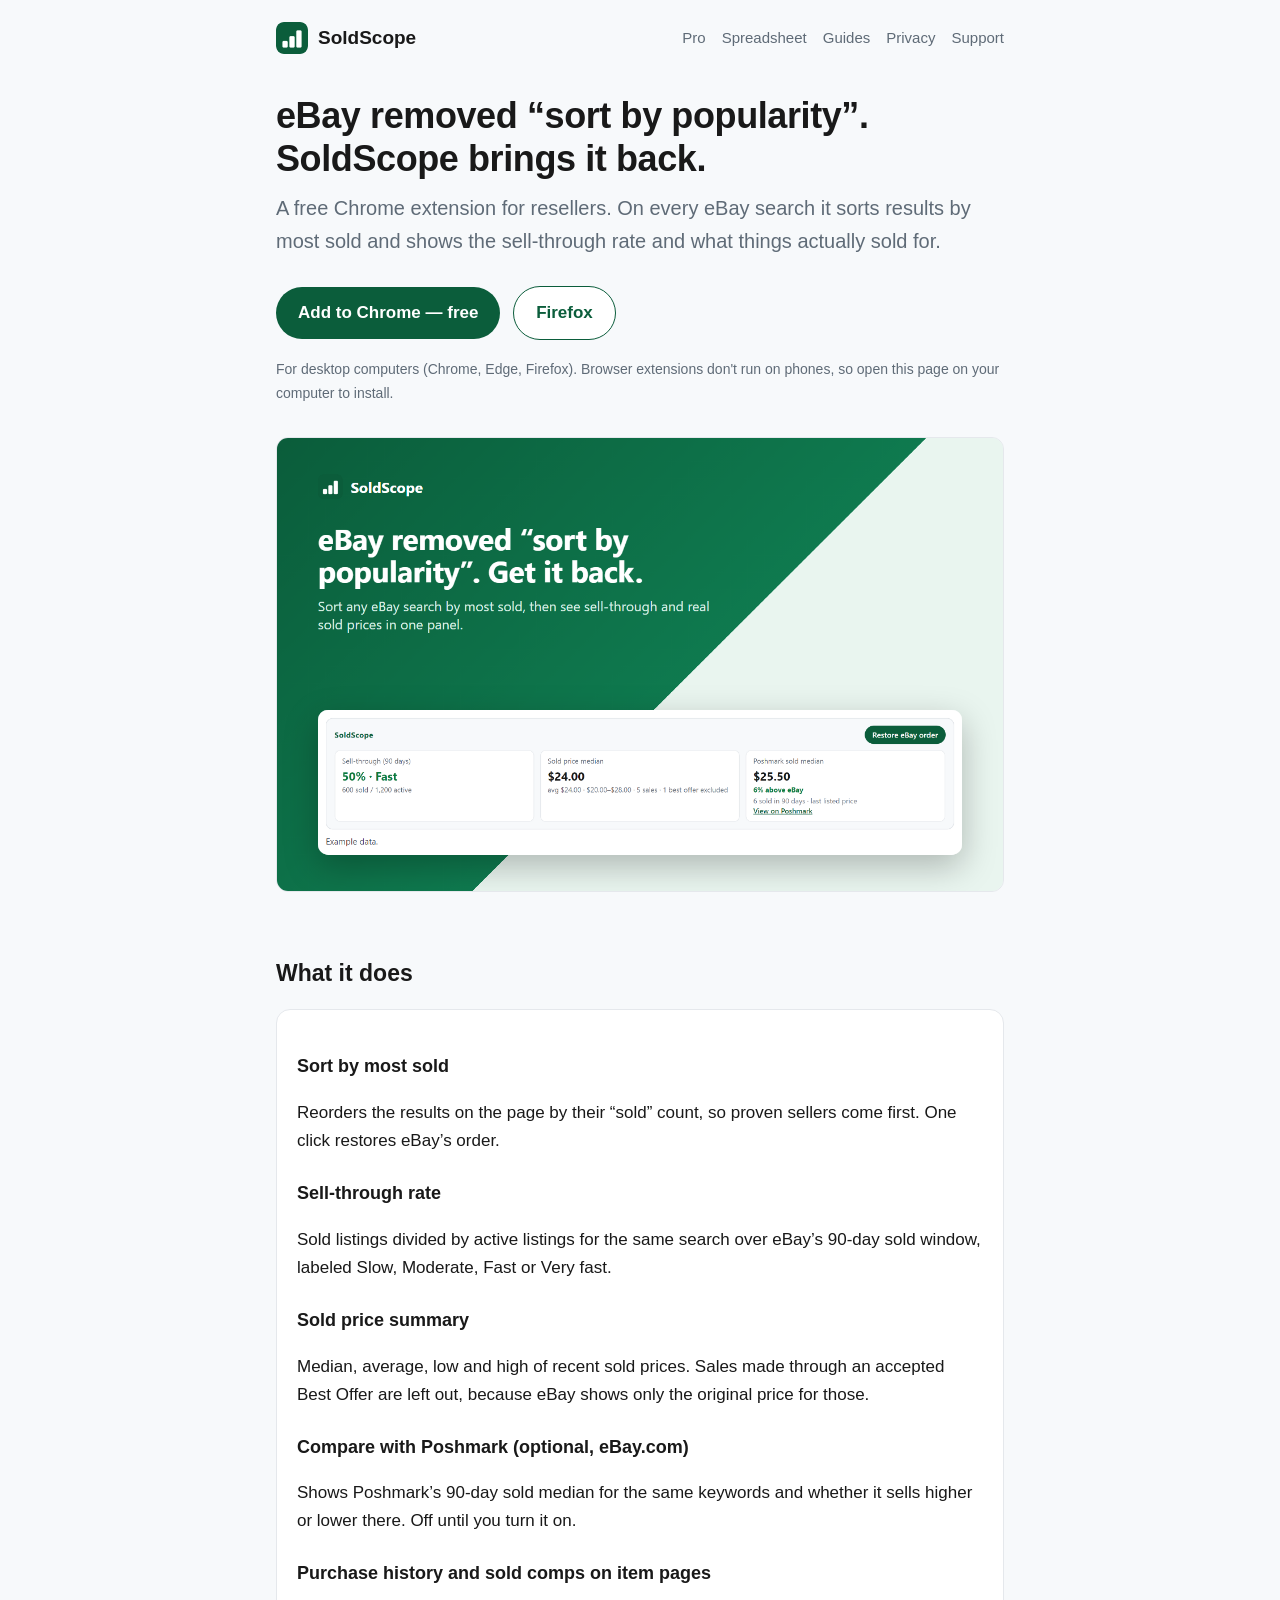
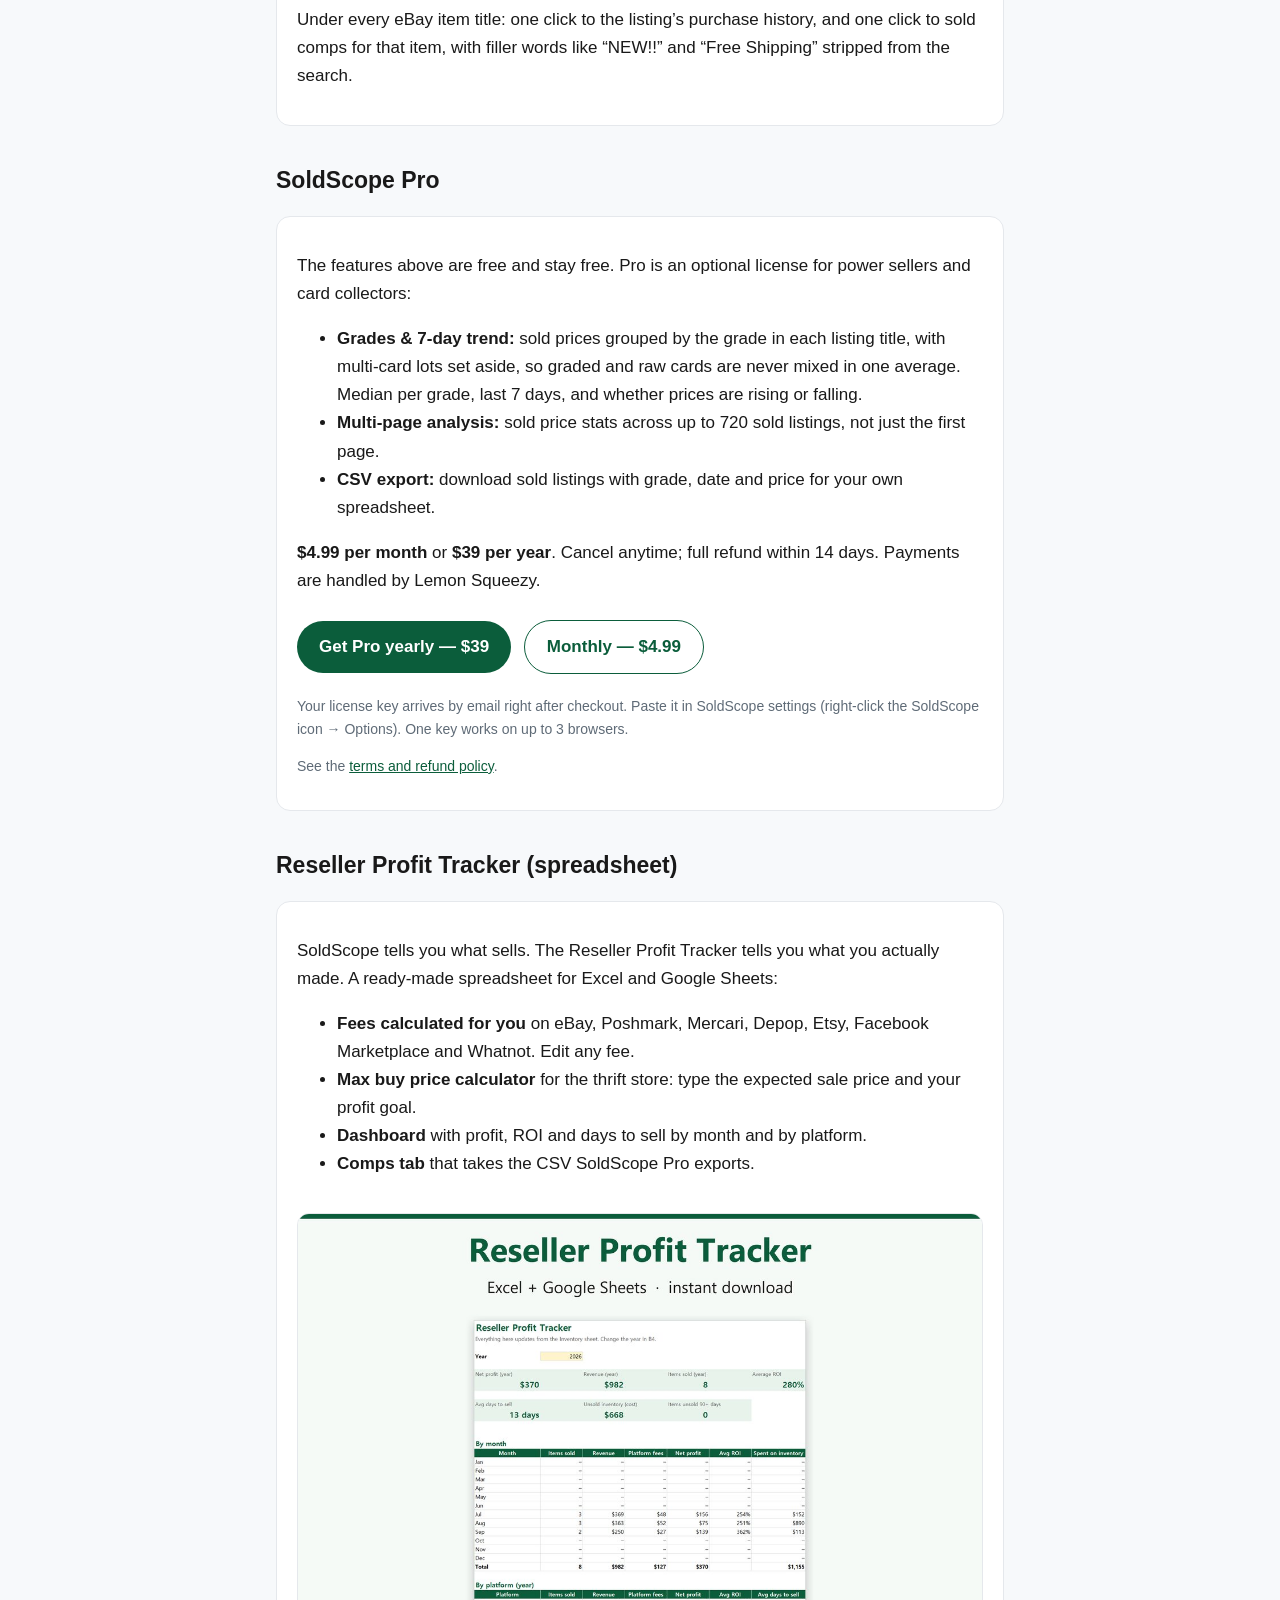
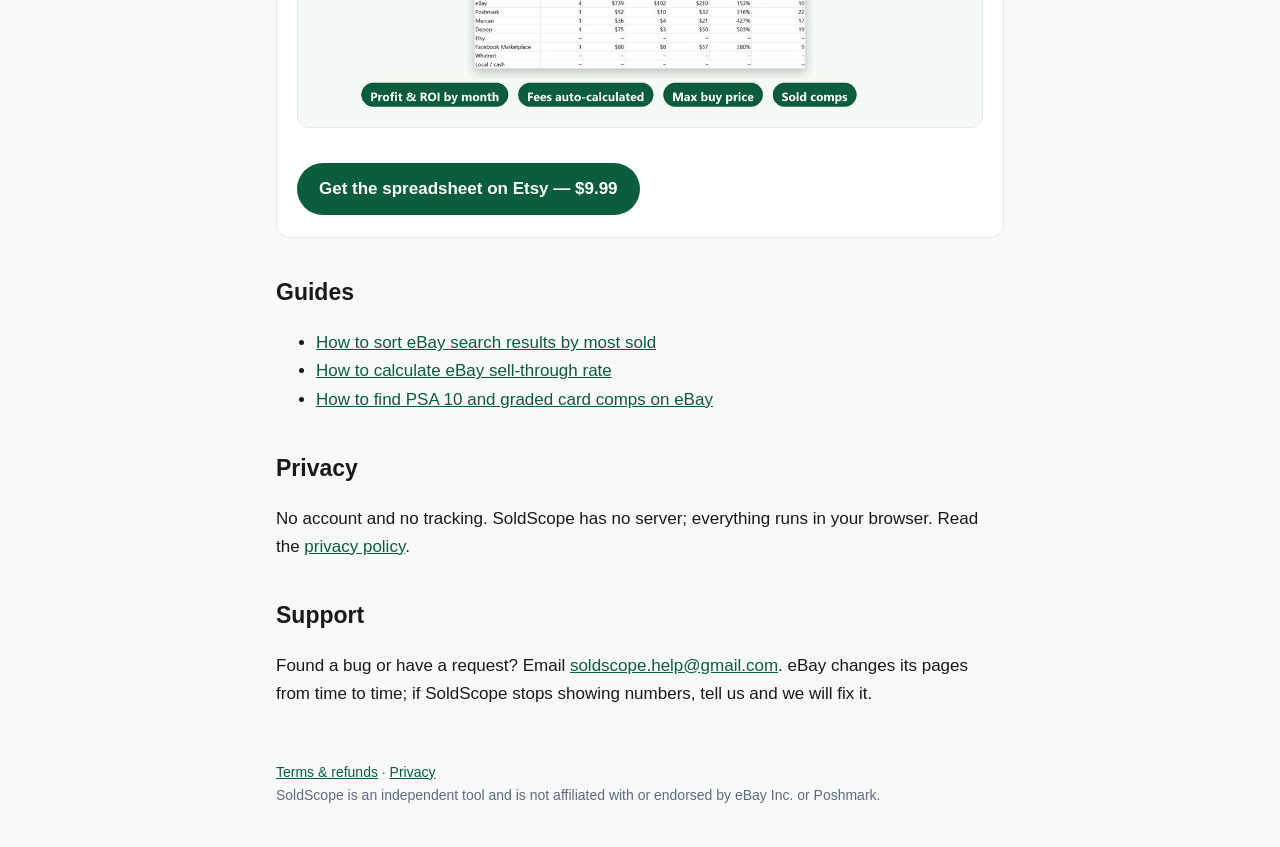
<file: index.html>
<!doctype html>
<html lang="en">
<head>
  <meta charset="utf-8">
  <meta name="viewport" content="width=device-width, initial-scale=1">
  <title>SoldScope — eBay sold sort, sell-through rate and sold price comps</title>
  <meta name="description" content="Free Chrome extension for eBay resellers: sort search results by most sold, see sell-through rate and median sold price on every search. No sign-up.">
  <link rel="canonical" href="https://soldscopeapp.github.io/">
  <meta property="og:title" content="SoldScope — eBay sold sort and sell-through rate">
  <meta property="og:description" content="Sort eBay by most sold and see sell-through rate and sold prices on every search.">
  <meta property="og:image" content="https://soldscopeapp.github.io/img/hero.png">
  <link rel="icon" href="img/icon128.png">
  <link rel="stylesheet" href="style.css">
</head>
<body>
<header>
  <a class="brand" href="./"><img src="img/icon128.png" alt="">SoldScope</a>
  <nav><a href="#pro">Pro</a><a href="#tracker">Spreadsheet</a><a href="guides/sort-ebay-by-most-sold.html">Guides</a><a href="privacy.html">Privacy</a><a href="#support">Support</a></nav>
</header>
<main>
  <h1>eBay removed “sort by popularity”. SoldScope brings it back.</h1>
  <p class="lede">A free Chrome extension for resellers. On every eBay search it sorts results by most sold and shows the sell-through rate and what things actually sold for.</p>
  <a class="btn" href="https://chromewebstore.google.com/detail/soldscope-sold-sort-sell/gncdkoamdfpminkbbjchmmcaikjillld">Add to Chrome — free</a> <a class="btn btn-secondary" href="https://addons.mozilla.org/firefox/addon/soldscope/">Firefox</a>
  <p class="note">For desktop computers (Chrome, Edge, Firefox). Browser extensions don't run on phones, so open this page on your computer to install.</p>
  <img class="shot" src="img/hero.png" alt="SoldScope panel on an eBay search: sell-through rate, sold price median and Poshmark compare (example data)">

  <h2>What it does</h2>
  <div class="card">
    <h3>Sort by most sold</h3>
    <p>Reorders the results on the page by their “sold” count, so proven sellers come first. One click restores eBay’s order.</p>
    <h3>Sell-through rate</h3>
    <p>Sold listings divided by active listings for the same search over eBay’s 90-day sold window, labeled Slow, Moderate, Fast or Very fast.</p>
    <h3>Sold price summary</h3>
    <p>Median, average, low and high of recent sold prices. Sales made through an accepted Best Offer are left out, because eBay shows only the original price for those.</p>
    <h3>Compare with Poshmark (optional, eBay.com)</h3>
    <p>Shows Poshmark’s 90-day sold median for the same keywords and whether it sells higher or lower there. Off until you turn it on.</p>
    <h3>Purchase history and sold comps on item pages</h3>
    <p>Under every eBay item title: one click to the listing’s purchase history, and one click to sold comps for that item, with filler words like “NEW!!” and “Free Shipping” stripped from the search.</p>
  </div>

  <h2 id="pro">SoldScope Pro</h2>
  <div class="card">
    <p>The features above are free and stay free. Pro is an optional license for power sellers and card collectors:</p>
    <ul>
      <li><b>Grades &amp; 7-day trend:</b> sold prices grouped by the grade in each listing title, with multi-card lots set aside, so graded and raw cards are never mixed in one average. Median per grade, last 7 days, and whether prices are rising or falling.</li>
      <li><b>Multi-page analysis:</b> sold price stats across up to 720 sold listings, not just the first page.</li>
      <li><b>CSV export:</b> download sold listings with grade, date and price for your own spreadsheet.</li>
    </ul>
    <p><b>$4.99 per month</b> or <b>$39 per year</b>. Cancel anytime; full refund within 14 days. Payments are handled by Lemon Squeezy.</p>
    <p><a class="btn" href="https://soldscope.lemonsqueezy.com/checkout/buy/cfb5deb5-a312-4ebb-a2bd-e56efbaaf812?enabled=2208364">Get Pro yearly — $39</a> <a class="btn btn-secondary" href="https://soldscope.lemonsqueezy.com/checkout/buy/8efacae5-1ba1-4e66-af39-474c8e8114f5?enabled=2208363">Monthly — $4.99</a></p>
    <p class="note">Your license key arrives by email right after checkout. Paste it in SoldScope settings (right-click the SoldScope icon → Options). One key works on up to 3 browsers.</p>
    <p class="note">See the <a href="terms.html">terms and refund policy</a>.</p>
  </div>

  <h2 id="tracker">Reseller Profit Tracker (spreadsheet)</h2>
  <div class="card">
    <p>SoldScope tells you what sells. The Reseller Profit Tracker tells you what you actually made. A ready-made spreadsheet for Excel and Google Sheets:</p>
    <ul>
      <li><b>Fees calculated for you</b> on eBay, Poshmark, Mercari, Depop, Etsy, Facebook Marketplace and Whatnot. Edit any fee.</li>
      <li><b>Max buy price calculator</b> for the thrift store: type the expected sale price and your profit goal.</li>
      <li><b>Dashboard</b> with profit, ROI and days to sell by month and by platform.</li>
      <li><b>Comps tab</b> that takes the CSV SoldScope Pro exports.</li>
    </ul>
    <img class="shot" src="img/profit-tracker.jpg" alt="Reseller Profit Tracker dashboard (example data)">
    <a class="btn" href="https://www.etsy.com/listing/4586953167">Get the spreadsheet on Etsy — $9.99</a>
  </div>

  <h2>Guides</h2>
  <ul>
    <li><a href="guides/sort-ebay-by-most-sold.html">How to sort eBay search results by most sold</a></li>
    <li><a href="guides/ebay-sell-through-rate.html">How to calculate eBay sell-through rate</a></li>
    <li><a href="guides/psa-card-comps-ebay.html">How to find PSA 10 and graded card comps on eBay</a></li>
  </ul>

  <h2>Privacy</h2>
  <p>No account and no tracking. SoldScope has no server; everything runs in your browser. Read the <a href="privacy.html">privacy policy</a>.</p>

  <h2 id="support">Support</h2>
  <p>Found a bug or have a request? Email <a href="mailto:soldscope.help@gmail.com?subject=SoldScope">soldscope.help@gmail.com</a>. eBay changes its pages from time to time; if SoldScope stops showing numbers, tell us and we will fix it.</p>
</main>
<footer><a href="terms.html">Terms &amp; refunds</a> · <a href="privacy.html">Privacy</a><br>SoldScope is an independent tool and is not affiliated with or endorsed by eBay Inc. or Poshmark.</footer>
</body>
</html>
</file>
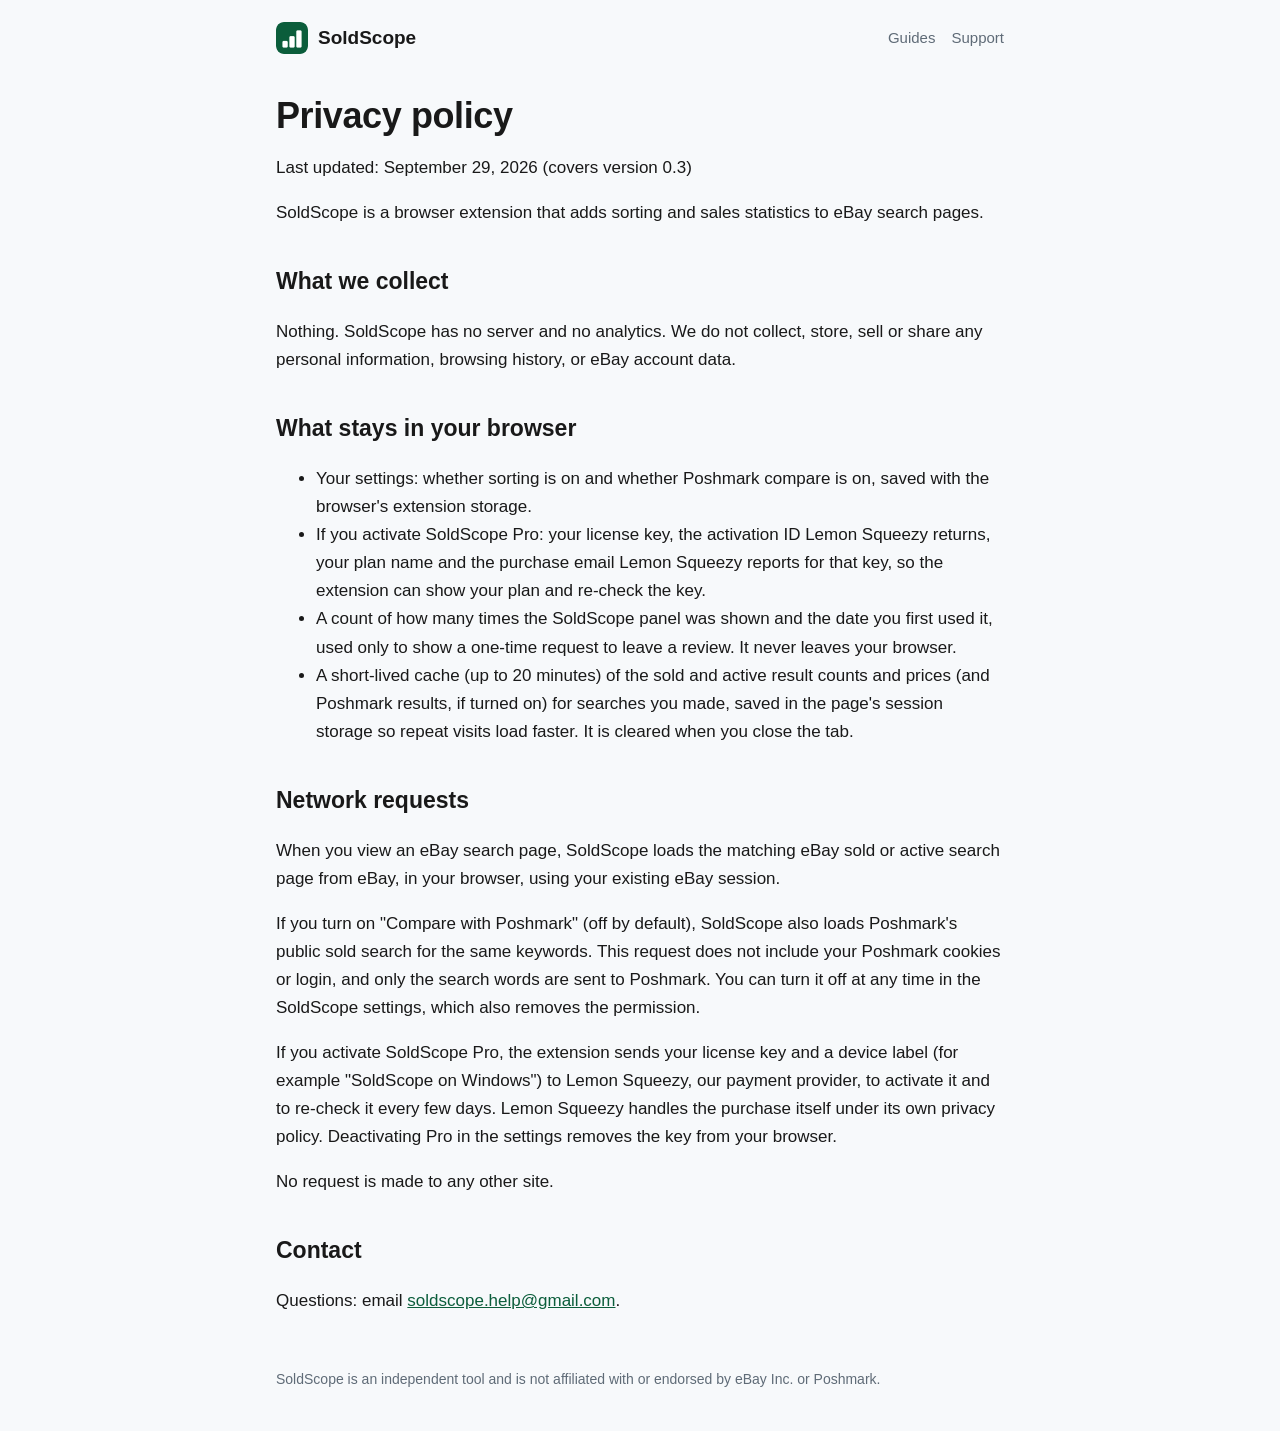
<file: privacy.html>
<!doctype html>
<html lang="en">
<head>
  <meta charset="utf-8">
  <meta name="viewport" content="width=device-width, initial-scale=1">
  <title>SoldScope privacy policy</title>
  <meta name="description" content="SoldScope collects no personal data. It has no server and runs entirely in your browser.">
  <link rel="canonical" href="https://soldscopeapp.github.io/privacy.html">
  <link rel="icon" href="img/icon128.png">
  <link rel="stylesheet" href="style.css">
</head>
<body>
<header>
  <a class="brand" href="./"><img src="img/icon128.png" alt="">SoldScope</a>
  <nav><a href="guides/sort-ebay-by-most-sold.html">Guides</a><a href="./#support">Support</a></nav>
</header>
<main>
  <h1>Privacy policy</h1>
  <p>Last updated: September 29, 2026 (covers version 0.3)</p>
  <p>SoldScope is a browser extension that adds sorting and sales statistics to eBay search pages.</p>
  <h2>What we collect</h2>
  <p>Nothing. SoldScope has no server and no analytics. We do not collect, store, sell or share any personal information, browsing history, or eBay account data.</p>
  <h2>What stays in your browser</h2>
  <ul>
  <li>Your settings: whether sorting is on and whether Poshmark compare is on, saved with the browser&#x27;s extension storage.</li>
  <li>If you activate SoldScope Pro: your license key, the activation ID Lemon Squeezy returns, your plan name and the purchase email Lemon Squeezy reports for that key, so the extension can show your plan and re-check the key.</li>
  <li>A count of how many times the SoldScope panel was shown and the date you first used it, used only to show a one-time request to leave a review. It never leaves your browser.</li>
  <li>A short-lived cache (up to 20 minutes) of the sold and active result counts and prices (and Poshmark results, if turned on) for searches you made, saved in the page&#x27;s session storage so repeat visits load faster. It is cleared when you close the tab.</li>
  </ul>
  <h2>Network requests</h2>
  <p>When you view an eBay search page, SoldScope loads the matching eBay sold or active search page from eBay, in your browser, using your existing eBay session.</p>
  <p>If you turn on &quot;Compare with Poshmark&quot; (off by default), SoldScope also loads Poshmark&#x27;s public sold search for the same keywords. This request does not include your Poshmark cookies or login, and only the search words are sent to Poshmark. You can turn it off at any time in the SoldScope settings, which also removes the permission.</p>
  <p>If you activate SoldScope Pro, the extension sends your license key and a device label (for example &quot;SoldScope on Windows&quot;) to Lemon Squeezy, our payment provider, to activate it and to re-check it every few days. Lemon Squeezy handles the purchase itself under its own privacy policy. Deactivating Pro in the settings removes the key from your browser.</p>
  <p>No request is made to any other site.</p>
  <h2>Contact</h2>
  <p>Questions: email <a href="mailto:soldscope.help@gmail.com?subject=SoldScope">soldscope.help@gmail.com</a>.</p>
</main>
<footer>SoldScope is an independent tool and is not affiliated with or endorsed by eBay Inc. or Poshmark.</footer>
</body>
</html>
</file>
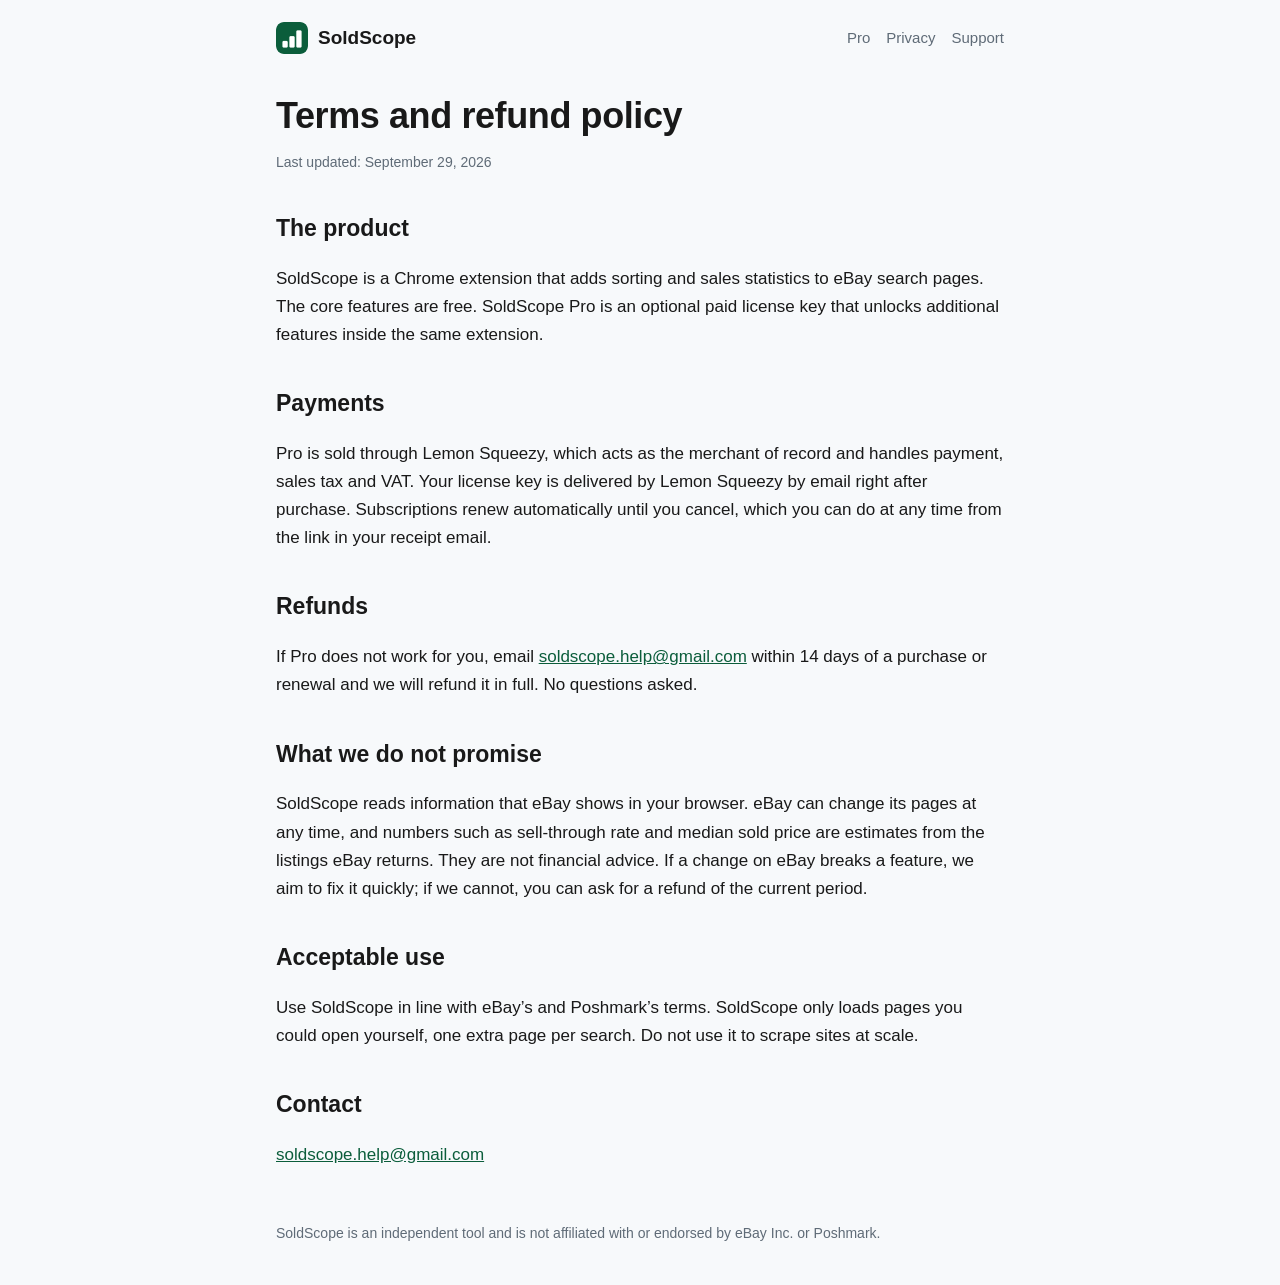
<file: terms.html>
<!doctype html>
<html lang="en">
<head>
  <meta charset="utf-8">
  <meta name="viewport" content="width=device-width, initial-scale=1">
  <title>SoldScope terms and refund policy</title>
  <meta name="description" content="Terms of use and refund policy for SoldScope and SoldScope Pro.">
  <link rel="canonical" href="https://soldscopeapp.github.io/terms.html">
  <link rel="icon" href="img/icon128.png">
  <link rel="stylesheet" href="style.css">
</head>
<body>
<header>
  <a class="brand" href="./"><img src="img/icon128.png" alt="">SoldScope</a>
  <nav><a href="./#pro">Pro</a><a href="privacy.html">Privacy</a><a href="./#support">Support</a></nav>
</header>
<main>
  <h1>Terms and refund policy</h1>
  <p class="note">Last updated: September 29, 2026</p>

  <h2>The product</h2>
  <p>SoldScope is a Chrome extension that adds sorting and sales statistics to eBay search pages. The core features are free. SoldScope Pro is an optional paid license key that unlocks additional features inside the same extension.</p>

  <h2>Payments</h2>
  <p>Pro is sold through Lemon Squeezy, which acts as the merchant of record and handles payment, sales tax and VAT. Your license key is delivered by Lemon Squeezy by email right after purchase. Subscriptions renew automatically until you cancel, which you can do at any time from the link in your receipt email.</p>

  <h2>Refunds</h2>
  <p>If Pro does not work for you, email <a href="mailto:soldscope.help@gmail.com?subject=SoldScope%20refund">soldscope.help@gmail.com</a> within 14 days of a purchase or renewal and we will refund it in full. No questions asked.</p>

  <h2>What we do not promise</h2>
  <p>SoldScope reads information that eBay shows in your browser. eBay can change its pages at any time, and numbers such as sell-through rate and median sold price are estimates from the listings eBay returns. They are not financial advice. If a change on eBay breaks a feature, we aim to fix it quickly; if we cannot, you can ask for a refund of the current period.</p>

  <h2>Acceptable use</h2>
  <p>Use SoldScope in line with eBay’s and Poshmark’s terms. SoldScope only loads pages you could open yourself, one extra page per search. Do not use it to scrape sites at scale.</p>

  <h2>Contact</h2>
  <p><a href="mailto:soldscope.help@gmail.com?subject=SoldScope">soldscope.help@gmail.com</a></p>
</main>
<footer>SoldScope is an independent tool and is not affiliated with or endorsed by eBay Inc. or Poshmark.</footer>
</body>
</html>
</file>
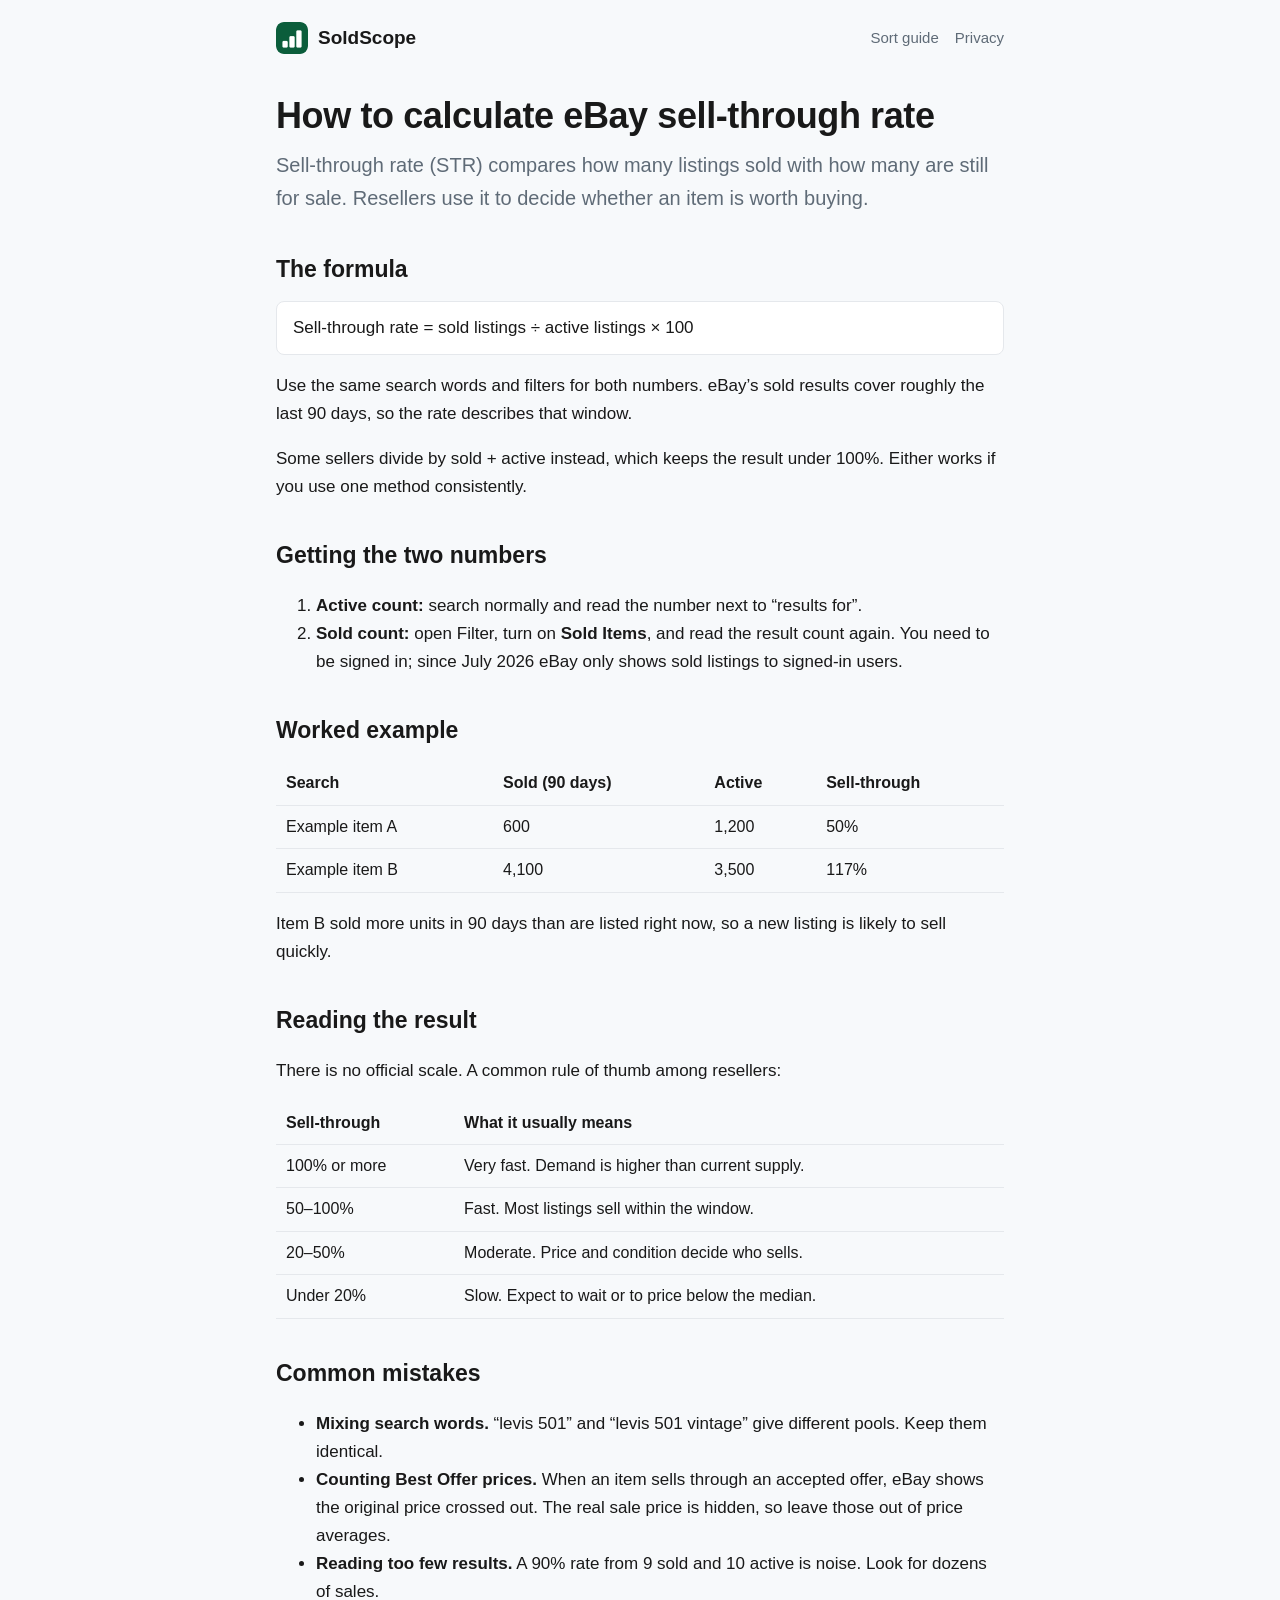
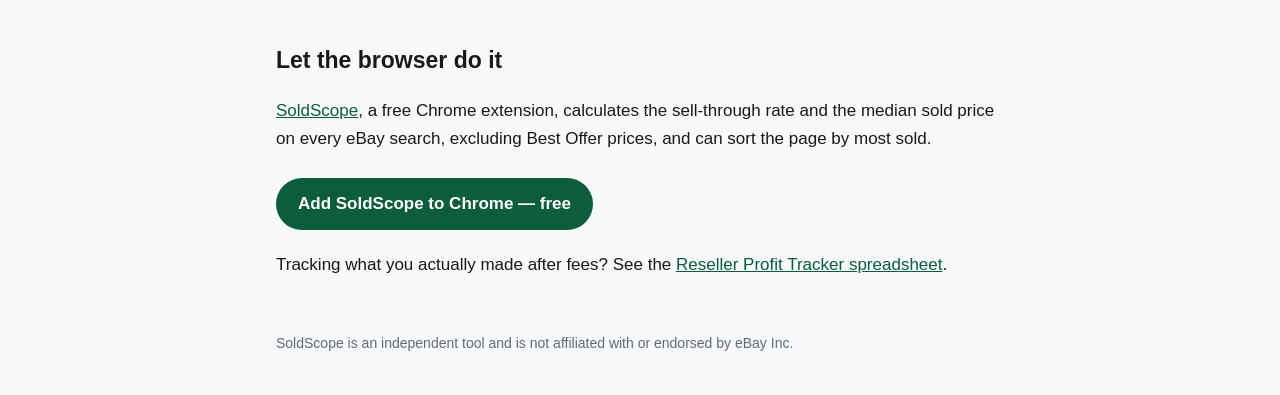
<file: guides/ebay-sell-through-rate.html>
<!doctype html>
<html lang="en">
<head>
  <meta charset="utf-8">
  <meta name="viewport" content="width=device-width, initial-scale=1">
  <title>How to calculate eBay sell-through rate (2026)</title>
  <meta name="description" content="Sell-through rate tells you how fast an item sells on eBay. The formula, how to get the numbers in 2026, how to read the result, and the common mistakes.">
  <link rel="canonical" href="https://soldscopeapp.github.io/guides/ebay-sell-through-rate.html">
  <link rel="icon" href="../img/icon128.png">
  <link rel="stylesheet" href="../style.css">
</head>
<body>
<header>
  <a class="brand" href="../"><img src="../img/icon128.png" alt="">SoldScope</a>
  <nav><a href="sort-ebay-by-most-sold.html">Sort guide</a><a href="../privacy.html">Privacy</a></nav>
</header>
<main>
  <h1>How to calculate eBay sell-through rate</h1>
  <p class="lede">Sell-through rate (STR) compares how many listings sold with how many are still for sale. Resellers use it to decide whether an item is worth buying.</p>

  <h2>The formula</h2>
  <span class="formula">Sell-through rate = sold listings ÷ active listings × 100</span>
  <p>Use the same search words and filters for both numbers. eBay’s sold results cover roughly the last 90 days, so the rate describes that window.</p>
  <p>Some sellers divide by sold + active instead, which keeps the result under 100%. Either works if you use one method consistently.</p>

  <h2>Getting the two numbers</h2>
  <ol>
    <li><b>Active count:</b> search normally and read the number next to “results for”.</li>
    <li><b>Sold count:</b> open Filter, turn on <b>Sold Items</b>, and read the result count again. You need to be signed in; since July 2026 eBay only shows sold listings to signed-in users.</li>
  </ol>

  <h2>Worked example</h2>
  <table>
    <tr><th>Search</th><th>Sold (90 days)</th><th>Active</th><th>Sell-through</th></tr>
    <tr><td>Example item A</td><td>600</td><td>1,200</td><td>50%</td></tr>
    <tr><td>Example item B</td><td>4,100</td><td>3,500</td><td>117%</td></tr>
  </table>
  <p>Item B sold more units in 90 days than are listed right now, so a new listing is likely to sell quickly.</p>

  <h2>Reading the result</h2>
  <p>There is no official scale. A common rule of thumb among resellers:</p>
  <table>
    <tr><th>Sell-through</th><th>What it usually means</th></tr>
    <tr><td>100% or more</td><td>Very fast. Demand is higher than current supply.</td></tr>
    <tr><td>50–100%</td><td>Fast. Most listings sell within the window.</td></tr>
    <tr><td>20–50%</td><td>Moderate. Price and condition decide who sells.</td></tr>
    <tr><td>Under 20%</td><td>Slow. Expect to wait or to price below the median.</td></tr>
  </table>

  <h2>Common mistakes</h2>
  <ul>
    <li><b>Mixing search words.</b> “levis 501” and “levis 501 vintage” give different pools. Keep them identical.</li>
    <li><b>Counting Best Offer prices.</b> When an item sells through an accepted offer, eBay shows the original price crossed out. The real sale price is hidden, so leave those out of price averages.</li>
    <li><b>Reading too few results.</b> A 90% rate from 9 sold and 10 active is noise. Look for dozens of sales.</li>
  </ul>

  <h2>Let the browser do it</h2>
  <p><a href="../">SoldScope</a>, a free Chrome extension, calculates the sell-through rate and the median sold price on every eBay search, excluding Best Offer prices, and can sort the page by most sold.</p>
  <a class="btn" href="https://chromewebstore.google.com/detail/soldscope-sold-sort-sell/gncdkoamdfpminkbbjchmmcaikjillld">Add SoldScope to Chrome — free</a>
  <p>Tracking what you actually made after fees? See the <a href="../#tracker">Reseller Profit Tracker spreadsheet</a>.</p>
</main>
<footer>SoldScope is an independent tool and is not affiliated with or endorsed by eBay Inc.</footer>
</body>
</html>
</file>
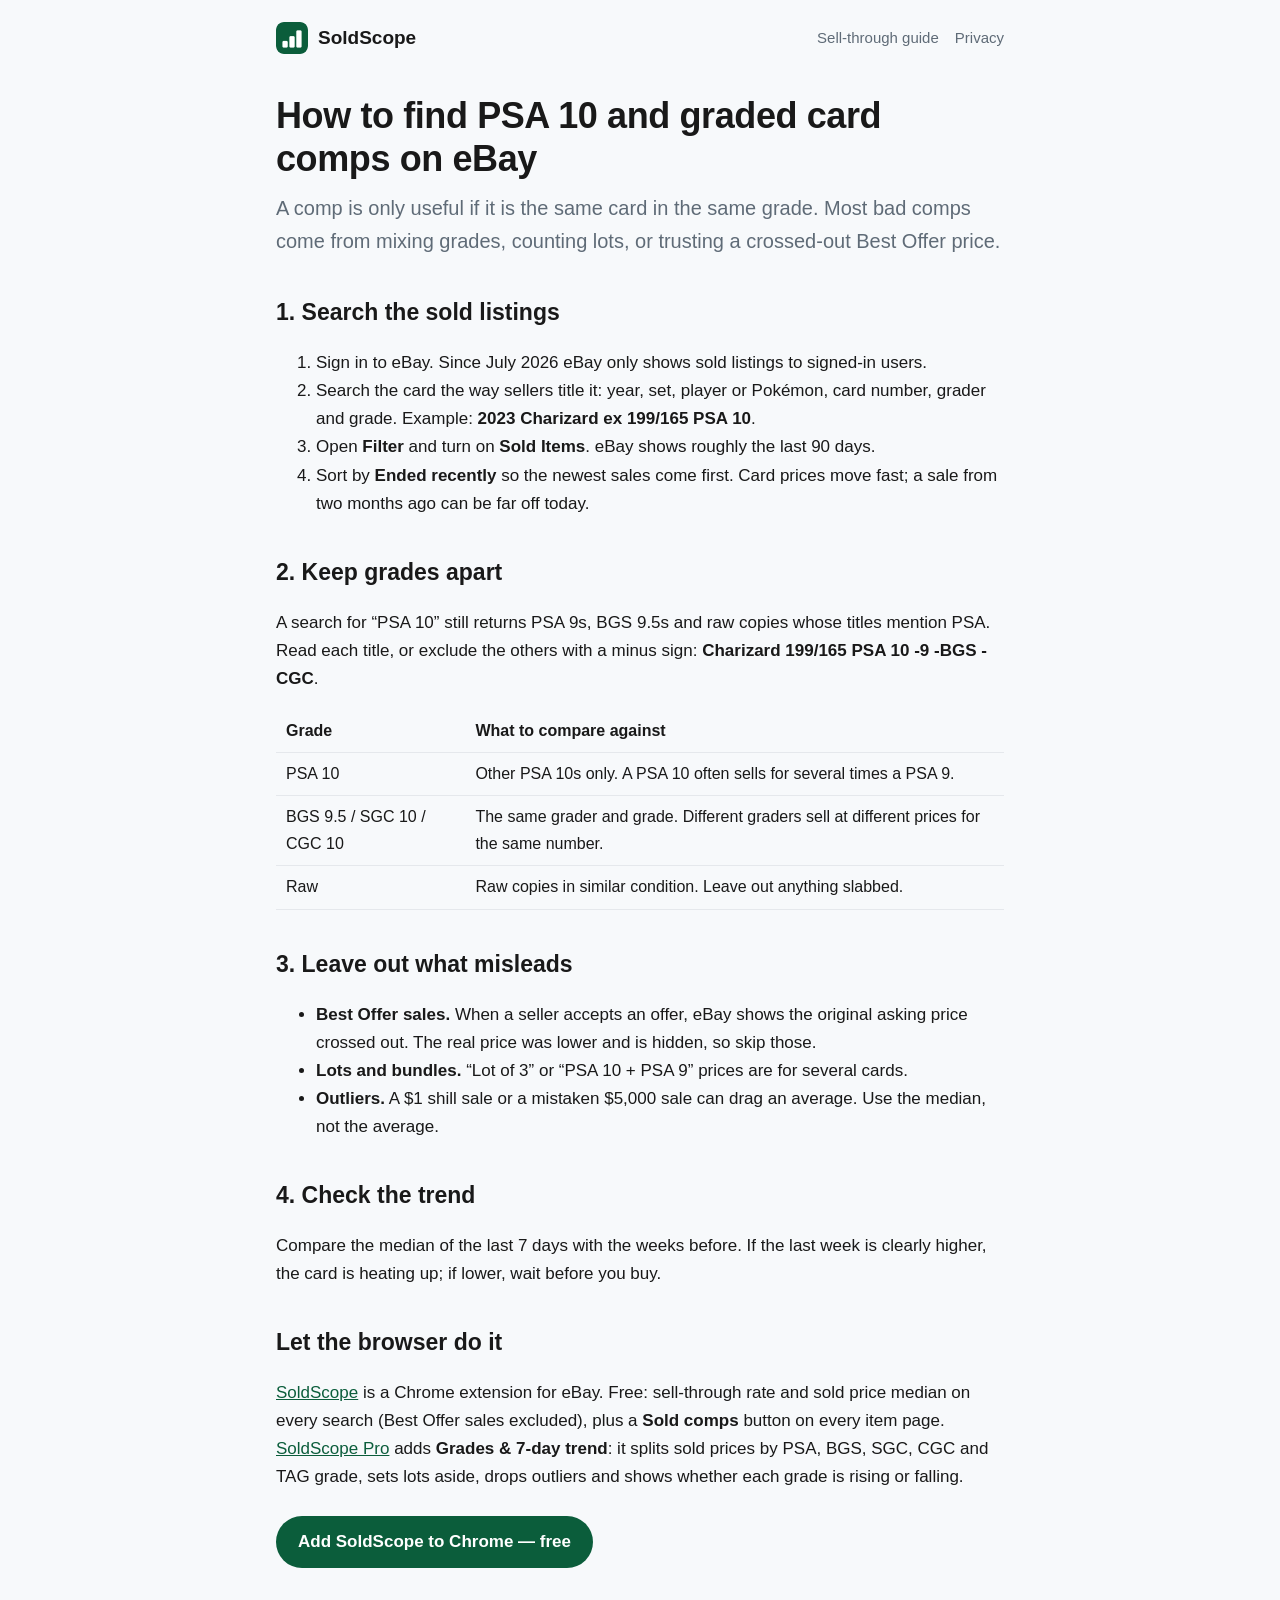
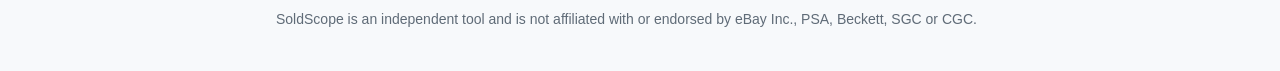
<file: guides/psa-card-comps-ebay.html>
<!doctype html>
<html lang="en">
<head>
  <meta charset="utf-8">
  <meta name="viewport" content="width=device-width, initial-scale=1">
  <title>How to find PSA 10 and graded card comps on eBay (2026)</title>
  <meta name="description" content="Pull accurate sold comps for PSA, BGS, SGC and CGC graded cards on eBay: the right search, the filters, why Best Offer sales mislead, and how to keep grades and lots apart.">
  <link rel="canonical" href="https://soldscopeapp.github.io/guides/psa-card-comps-ebay.html">
  <link rel="icon" href="../img/icon128.png">
  <link rel="stylesheet" href="../style.css">
</head>
<body>
<header>
  <a class="brand" href="../"><img src="../img/icon128.png" alt="">SoldScope</a>
  <nav><a href="ebay-sell-through-rate.html">Sell-through guide</a><a href="../privacy.html">Privacy</a></nav>
</header>
<main>
  <h1>How to find PSA 10 and graded card comps on eBay</h1>
  <p class="lede">A comp is only useful if it is the same card in the same grade. Most bad comps come from mixing grades, counting lots, or trusting a crossed-out Best Offer price.</p>

  <h2>1. Search the sold listings</h2>
  <ol>
    <li>Sign in to eBay. Since July 2026 eBay only shows sold listings to signed-in users.</li>
    <li>Search the card the way sellers title it: year, set, player or Pokémon, card number, grader and grade. Example: <b>2023 Charizard ex 199/165 PSA 10</b>.</li>
    <li>Open <b>Filter</b> and turn on <b>Sold Items</b>. eBay shows roughly the last 90 days.</li>
    <li>Sort by <b>Ended recently</b> so the newest sales come first. Card prices move fast; a sale from two months ago can be far off today.</li>
  </ol>

  <h2>2. Keep grades apart</h2>
  <p>A search for “PSA 10” still returns PSA 9s, BGS 9.5s and raw copies whose titles mention PSA. Read each title, or exclude the others with a minus sign: <b>Charizard 199/165 PSA 10 -9 -BGS -CGC</b>.</p>
  <table>
    <tr><th>Grade</th><th>What to compare against</th></tr>
    <tr><td>PSA 10</td><td>Other PSA 10s only. A PSA 10 often sells for several times a PSA 9.</td></tr>
    <tr><td>BGS 9.5 / SGC 10 / CGC 10</td><td>The same grader and grade. Different graders sell at different prices for the same number.</td></tr>
    <tr><td>Raw</td><td>Raw copies in similar condition. Leave out anything slabbed.</td></tr>
  </table>

  <h2>3. Leave out what misleads</h2>
  <ul>
    <li><b>Best Offer sales.</b> When a seller accepts an offer, eBay shows the original asking price crossed out. The real price was lower and is hidden, so skip those.</li>
    <li><b>Lots and bundles.</b> “Lot of 3” or “PSA 10 + PSA 9” prices are for several cards.</li>
    <li><b>Outliers.</b> A $1 shill sale or a mistaken $5,000 sale can drag an average. Use the median, not the average.</li>
  </ul>

  <h2>4. Check the trend</h2>
  <p>Compare the median of the last 7 days with the weeks before. If the last week is clearly higher, the card is heating up; if lower, wait before you buy.</p>

  <h2>Let the browser do it</h2>
  <p><a href="../">SoldScope</a> is a Chrome extension for eBay. Free: sell-through rate and sold price median on every search (Best Offer sales excluded), plus a <b>Sold comps</b> button on every item page. <a href="../#pro">SoldScope Pro</a> adds <b>Grades &amp; 7-day trend</b>: it splits sold prices by PSA, BGS, SGC, CGC and TAG grade, sets lots aside, drops outliers and shows whether each grade is rising or falling.</p>
  <a class="btn" href="https://chromewebstore.google.com/detail/soldscope-sold-sort-sell/gncdkoamdfpminkbbjchmmcaikjillld">Add SoldScope to Chrome — free</a>
</main>
<footer>SoldScope is an independent tool and is not affiliated with or endorsed by eBay Inc., PSA, Beckett, SGC or CGC.</footer>
</body>
</html>
</file>
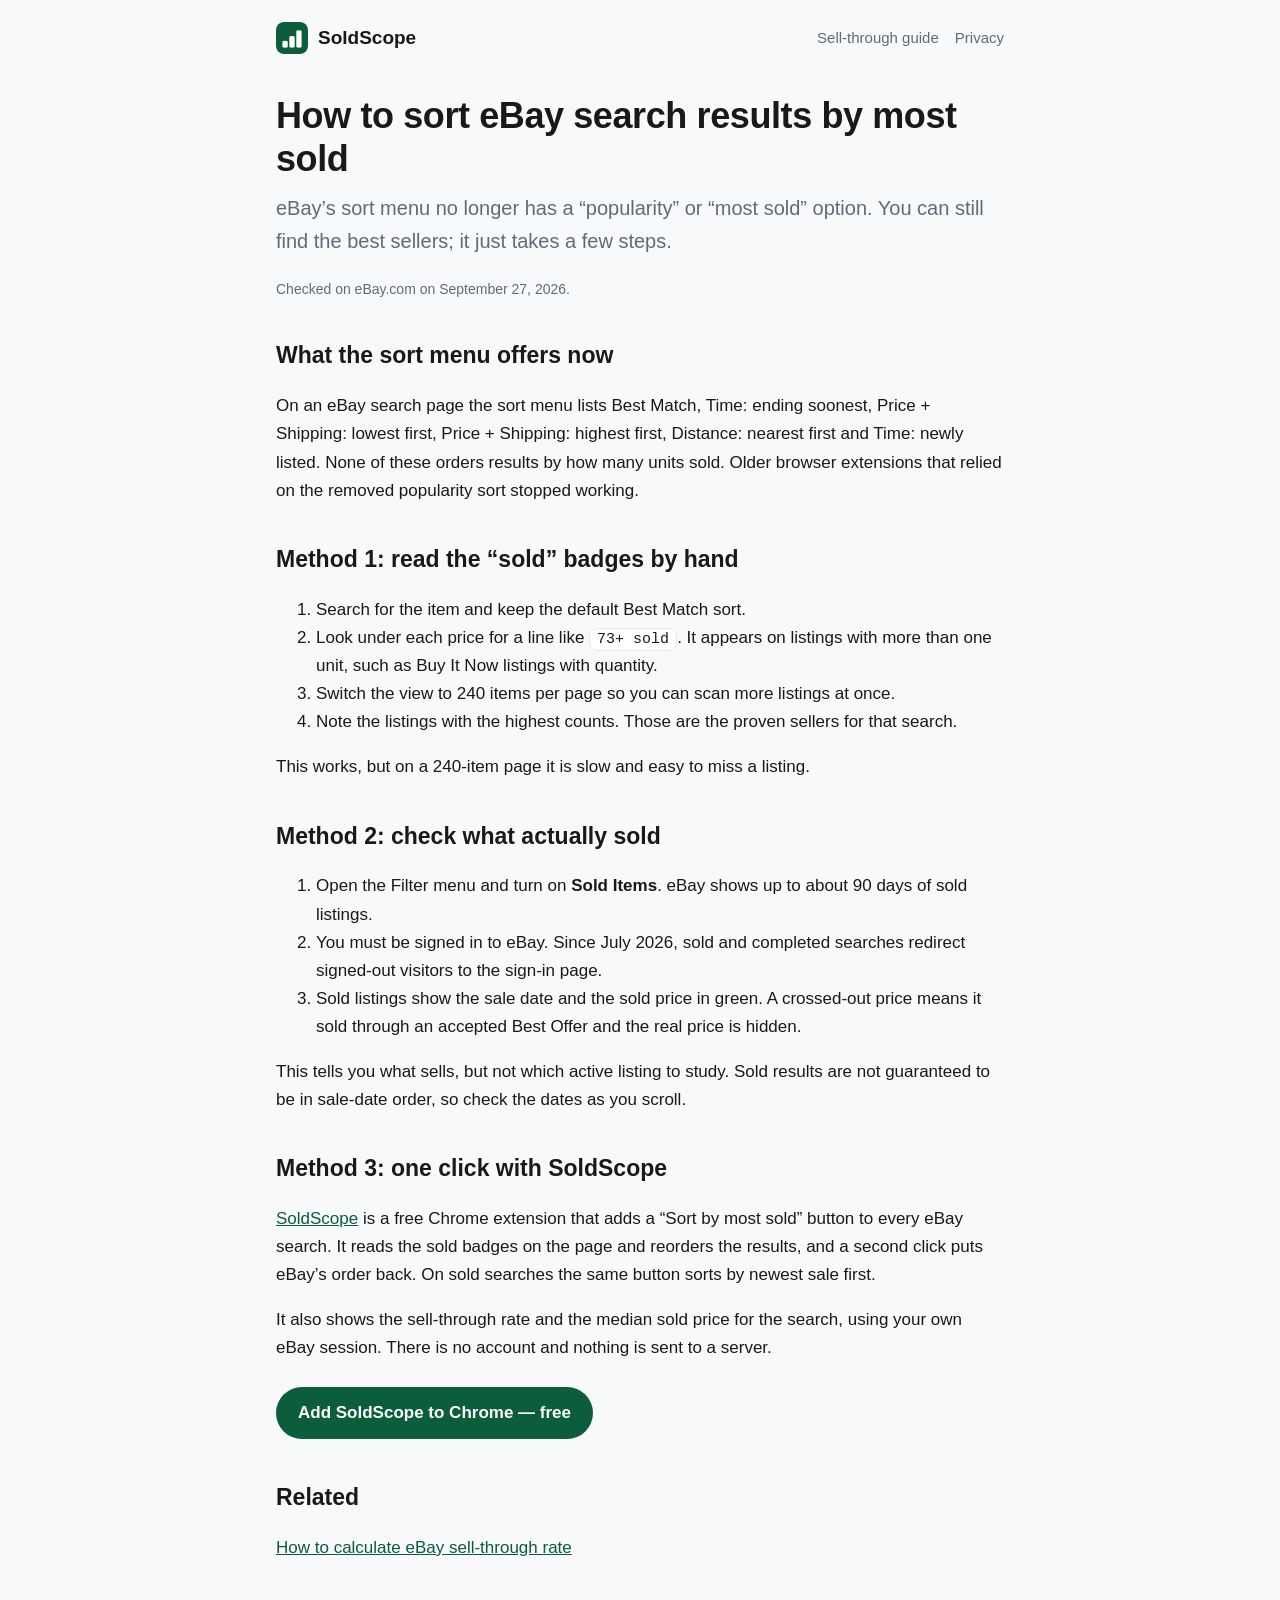
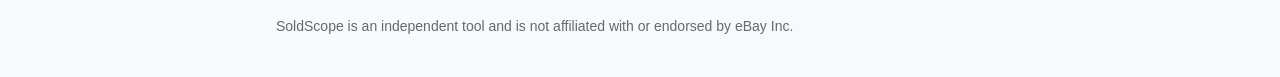
<file: guides/sort-ebay-by-most-sold.html>
<!doctype html>
<html lang="en">
<head>
  <meta charset="utf-8">
  <meta name="viewport" content="width=device-width, initial-scale=1">
  <title>How to sort eBay search results by most sold (2026)</title>
  <meta name="description" content="eBay no longer offers a popularity sort. Here is how to find the best-selling listings for any eBay search in 2026, by hand or in one click.">
  <link rel="canonical" href="https://soldscopeapp.github.io/guides/sort-ebay-by-most-sold.html">
  <link rel="icon" href="../img/icon128.png">
  <link rel="stylesheet" href="../style.css">
</head>
<body>
<header>
  <a class="brand" href="../"><img src="../img/icon128.png" alt="">SoldScope</a>
  <nav><a href="ebay-sell-through-rate.html">Sell-through guide</a><a href="../privacy.html">Privacy</a></nav>
</header>
<main>
  <h1>How to sort eBay search results by most sold</h1>
  <p class="lede">eBay’s sort menu no longer has a “popularity” or “most sold” option. You can still find the best sellers; it just takes a few steps.</p>
  <p class="note">Checked on eBay.com on September 27, 2026.</p>

  <h2>What the sort menu offers now</h2>
  <p>On an eBay search page the sort menu lists Best Match, Time: ending soonest, Price + Shipping: lowest first, Price + Shipping: highest first, Distance: nearest first and Time: newly listed. None of these orders results by how many units sold. Older browser extensions that relied on the removed popularity sort stopped working.</p>

  <h2>Method 1: read the “sold” badges by hand</h2>
  <ol>
    <li>Search for the item and keep the default Best Match sort.</li>
    <li>Look under each price for a line like <code>73+ sold</code>. It appears on listings with more than one unit, such as Buy It Now listings with quantity.</li>
    <li>Switch the view to 240 items per page so you can scan more listings at once.</li>
    <li>Note the listings with the highest counts. Those are the proven sellers for that search.</li>
  </ol>
  <p>This works, but on a 240-item page it is slow and easy to miss a listing.</p>

  <h2>Method 2: check what actually sold</h2>
  <ol>
    <li>Open the Filter menu and turn on <b>Sold Items</b>. eBay shows up to about 90 days of sold listings.</li>
    <li>You must be signed in to eBay. Since July 2026, sold and completed searches redirect signed-out visitors to the sign-in page.</li>
    <li>Sold listings show the sale date and the sold price in green. A crossed-out price means it sold through an accepted Best Offer and the real price is hidden.</li>
  </ol>
  <p>This tells you what sells, but not which active listing to study. Sold results are not guaranteed to be in sale-date order, so check the dates as you scroll.</p>

  <h2>Method 3: one click with SoldScope</h2>
  <p><a href="../">SoldScope</a> is a free Chrome extension that adds a “Sort by most sold” button to every eBay search. It reads the sold badges on the page and reorders the results, and a second click puts eBay’s order back. On sold searches the same button sorts by newest sale first.</p>
  <p>It also shows the sell-through rate and the median sold price for the search, using your own eBay session. There is no account and nothing is sent to a server.</p>
  <a class="btn" href="https://chromewebstore.google.com/detail/soldscope-sold-sort-sell/gncdkoamdfpminkbbjchmmcaikjillld">Add SoldScope to Chrome — free</a>

  <h2>Related</h2>
  <p><a href="ebay-sell-through-rate.html">How to calculate eBay sell-through rate</a></p>
</main>
<footer>SoldScope is an independent tool and is not affiliated with or endorsed by eBay Inc.</footer>
</body>
</html>
</file>
<file: style.css>
:root {
  --green: #0b5d3b;
  --green-2: #0f7a4f;
  --ink: #191919;
  --muted: #5f6b77;
  --line: #e5e8ec;
  --bg: #f7f9fb;
  --card: #ffffff;
}
@media (prefers-color-scheme: dark) {
  :root:not([data-theme="light"]) {
    --green: #4fc28a;
    --green-2: #3aa874;
    --ink: #e8ecef;
    --muted: #a3adb7;
    --line: #2c3238;
    --bg: #121518;
    --card: #1a1e22;
  }
}
* { box-sizing: border-box; }
body {
  margin: 0;
  background: var(--bg);
  color: var(--ink);
  font: 17px/1.65 -apple-system, "Segoe UI", Roboto, Arial, sans-serif;
}
a { color: var(--green); }
header, main, footer { max-width: 760px; margin: 0 auto; padding: 0 16px; }
header { display: flex; align-items: center; justify-content: space-between; padding-top: 22px; padding-bottom: 22px; }
.brand { display: flex; align-items: center; gap: 10px; font-weight: 700; color: var(--ink); text-decoration: none; font-size: 19px; }
.brand img { width: 32px; height: 32px; border-radius: 8px; }
nav a { margin-left: 16px; font-size: 15px; color: var(--muted); text-decoration: none; }
nav a:hover { color: var(--green); }
h1 { font-size: 36px; line-height: 1.2; margin: 18px 0 12px; letter-spacing: -0.4px; }
h2 { font-size: 23px; margin: 36px 0 8px; }
h3 { font-size: 18px; margin: 24px 0 6px; }
p.lede { font-size: 20px; color: var(--muted); margin-top: 0; }
.btn {
  display: inline-block; padding: 12px 22px; border-radius: 999px; background: var(--green); color: #fff;
  text-decoration: none; font-weight: 700; margin: 8px 0 4px;
}
.btn:hover { background: var(--green-2); }
.card { background: var(--card); border: 1px solid var(--line); border-radius: 14px; padding: 18px 20px; margin: 16px 0; }
.shot { width: 100%; border-radius: 12px; border: 1px solid var(--line); margin: 18px 0; }
code, .formula {
  background: var(--card); border: 1px solid var(--line); border-radius: 8px; padding: 2px 7px; font-size: 15px;
}
.formula { display: block; padding: 12px 16px; font-size: 17px; margin: 12px 0; }
table { width: 100%; border-collapse: collapse; margin: 12px 0; font-size: 16px; }
th, td { text-align: left; padding: 8px 10px; border-bottom: 1px solid var(--line); }
.note { font-size: 14px; color: var(--muted); }
footer { padding-top: 36px; padding-bottom: 40px; color: var(--muted); font-size: 14px; }
@media (max-width: 560px) {
  h1 { font-size: 29px; }
  nav a { margin-left: 10px; }
}

.btn-secondary { background: #fff; color: #0b5d3b; border: 1px solid #0b5d3b; margin-left: 8px; }
</file>
